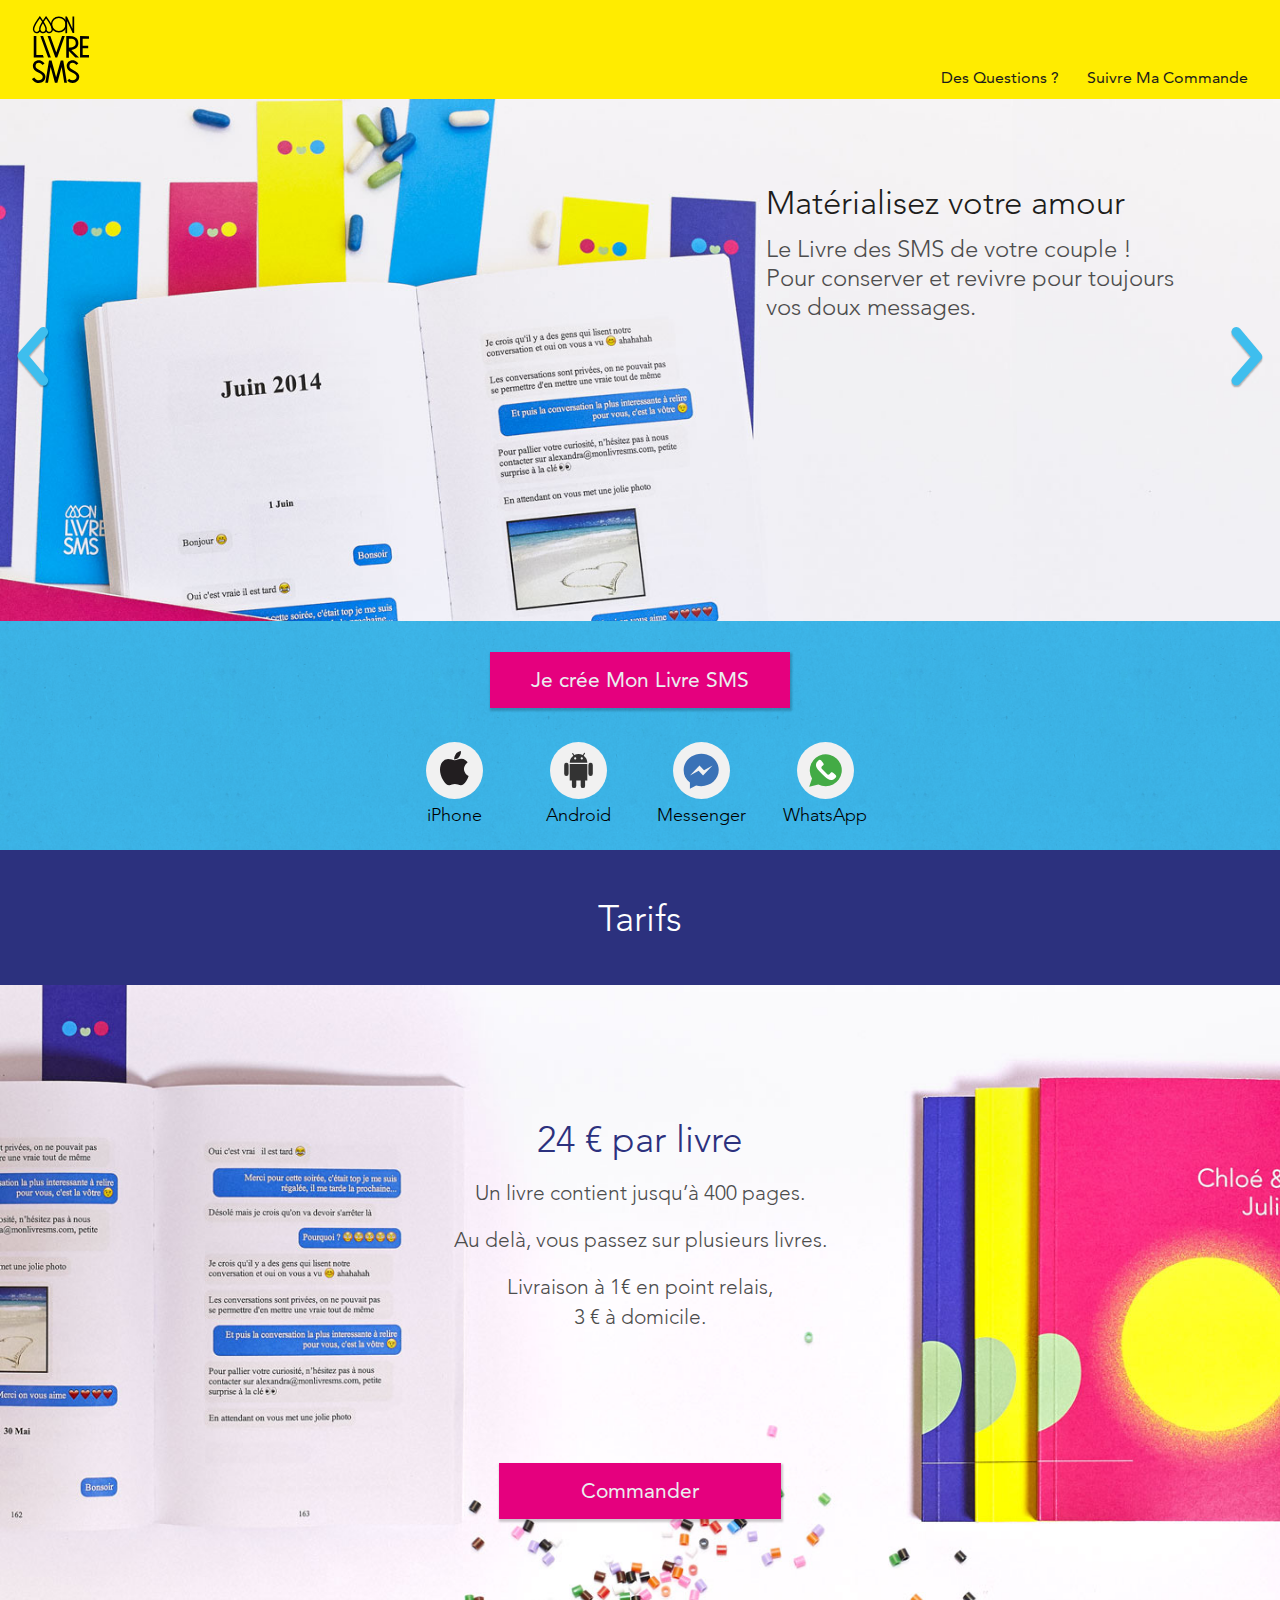
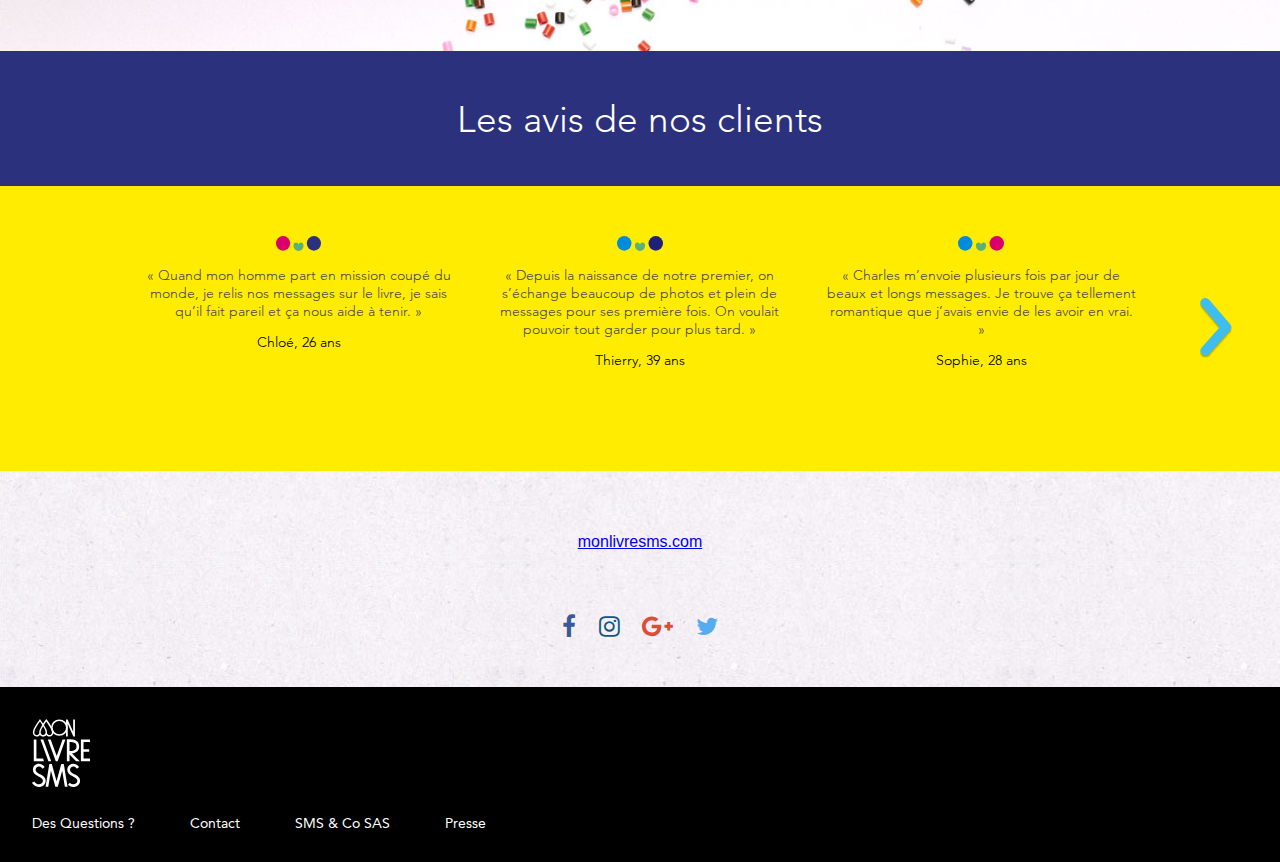
<file: index.html>
<!doctype html><html lang="fr" xmlns:ng="http://angularjs.org" ng-controller="MainCtrl"><head><style>.loader{display:none;position:absolute;border-bottom:6px solid rgba(0,0,0,.1);border-left:6px solid rgba(0,0,0,.1);border-right:6px solid rgba(0,0,0,.1);border-top:6px solid rgba(0,0,0,.4);border-radius:100%;height:35px;width:35px;-webkit-animation:rotation .6s infinite linear;animation:rotation .6s infinite linear;margin:0;left:calc(50% - 35px);top:calc(50% - 35px)}@-webkit-keyframes rotation{from{-webkit-transform:rotate(0);transform:rotate(0)}to{-webkit-transform:rotate(359deg);transform:rotate(359deg)}}@keyframes rotation{from{-webkit-transform:rotate(0);transform:rotate(0)}to{-webkit-transform:rotate(359deg);transform:rotate(359deg)}}[ng-cloak].loader{display:block!important}</style><meta charset="utf-8"><meta http-equiv="Content-type" content="text/html;charset=UTF-8"><meta http-equiv="X-UA-Compatible" content="IE=edge,chrome=1"><meta http-equiv="content-language" content="fr-FR"><meta name="viewport" content="width=device-width,initial-scale=1"><meta name="application-name" content="Mon livre SMS"><meta name="apple-mobile-web-app-capable" content="yes"><meta name="apple-mobile-web-app-title" content="Mon livre SMS"><meta name="apple-mobile-web-app-status-bar-style" content="#FFFFFF"><meta name="theme-color" content="#FFFFFF"><meta name="robots" content="index,follow"><meta http-equiv="cache-control" content="max-age=0"><meta http-equiv="cache-control" content="no-cache"><meta http-equiv="expires" content="0"><meta http-equiv="expires" content="Tue, 01 Jan 1980 1:00:00 GMT"><meta http-equiv="pragma" content="no-cache"><title>Mon Livre SMS - Site Officiel</title><link href="//cdn.mxpnl.com" rel="dns-prefetch"><link href="//google-analytics.com" rel="dns-prefetch"><link href="//ajax.googleapis.com" rel="dns-prefetch"><link rel="canonical" href="https://monlivresms.com"><meta name="fragment" content="!"><base href="/"><meta name="description" content="Imprimer un livre de vos sms et textos. Vos sms deviennent un livre, un cadeau pour un souvenir inoubliable. Editer sur un beau support papier un livre retraçant votre histoire d'amour ou autres en sms, pour qu'elle soit gravée à jamais"><meta name="keywords" content="conversation sms,conversation textos,imprimer sms,livre personnalisé,livre sms,Imprimer des sms,livre de sms,imprimer des textos,imprimer ses sms,imprimer texto,application imprimer sms,imprimer sms samsung,imprimer sms iphone,editer sms"><meta property="fb:app_id" content="1630754527218470"><meta property="og:site_name" content="Mon Livre SMS"><meta property="og:title" content="Mon Livre SMS"><meta property="og:description" content="Imprimer un livre de vos sms et textos"><meta property="og:url" content="https://www.facebook.com/monlivresms"><meta property="og:image" content="https://monlivresms.com/icons/og.png"><meta property="og:type" content="website"><meta name="twitter:site" content="@monlivresms"><meta name="twitter:title" content="Mon Livre SMS"><meta name="twitter:description" content="Imprimer un livre de vos sms et textos"><meta name="twitter:image" content="https://monlivresms.com/icons/og.png"><link rel="apple-touch-icon" sizes="57x57" href="icons/apple-touch-icon-57x57.png"><link rel="apple-touch-icon" sizes="60x60" href="icons/apple-touch-icon-60x60.png"><link rel="apple-touch-icon" sizes="72x72" href="icons/apple-touch-icon-72x72.png"><link rel="apple-touch-icon" sizes="76x76" href="icons/apple-touch-icon-76x76.png"><link rel="apple-touch-icon" sizes="114x114" href="icons/apple-touch-icon-114x114.png"><link rel="apple-touch-icon" sizes="120x120" href="icons/apple-touch-icon-120x120.png"><link rel="apple-touch-icon" sizes="144x144" href="icons/apple-touch-icon-144x144.png"><link rel="apple-touch-icon" sizes="152x152" href="icons/apple-touch-icon-152x152.png"><link rel="apple-touch-icon" sizes="180x180" href="icons/apple-touch-icon-180x180.png"><link rel="icon" type="image/png" href="icons/favicon-32x32.png" sizes="32x32"><link rel="icon" type="image/png" href="icons/android-chrome-192x192.png" sizes="192x192"><link rel="icon" type="image/png" href="icons/favicon-96x96.png" sizes="96x96"><link rel="icon" type="image/png" href="icons/favicon-16x16.png" sizes="16x16"><link rel="manifest" href="icons/manifest.json"><link rel="shortcut icon" href="icons/favicon.ico"><meta name="msapplication-TileColor" content="#FFFFFF"><meta name="msapplication-TileImage" content="icons/mstile-144x144.png"><meta name="msapplication-config" content="icons/browserconfig.xml"><link rel="stylesheet" href="styles/vendor.95ed2900.css"><link rel="stylesheet" href="styles/main.0f8a6c39.css"><noscript><style>.loader{opacity:0!important;}</style> Pour visualiser monlivresms merci d'activer Javascript dans votre navigateur !</noscript></head><body state="{{ state }}"><div class="loader" ng-cloak></div><main ui-view></main><script src="scripts/vendor.c5569203.js"></script><script src="scripts/scripts.8eb98837.js"></script><script type="text/javascript">window._chatlio = window._chatlio||[];
      !function(){ var t=document.getElementById("chatlio-widget-embed");if(t&&window.ChatlioReact&&_chatlio.init)return void _chatlio.init(t,ChatlioReact);for(var e=function(t){return function(){_chatlio.push([t].concat(arguments)) }},i=["configure","identify","track","show","hide","isShown","isOnline"],a=0;a<i.length;a++)_chatlio[i[a]]||(_chatlio[i[a]]=e(i[a]));var n=document.createElement("script"),c=document.getElementsByTagName("script")[0];n.id="chatlio-widget-embed",n.src="https://w.chatlio.com/w.chatlio-widget.js",n.async=!0,n.setAttribute("data-embed-version","2.1");
         n.setAttribute('data-widget-id','918d9997-dad0-43e1-50ef-55c0be7d6b94');
         c.parentNode.insertBefore(n,c);
      }();</script><div id="om-a4pgij6893n3931v-holder"></div><script>var a4pgij6893n3931v,a4pgij6893n3931v_poll=function(){var r=0;return function(n,l){clearInterval(r),r=setInterval(n,l)}}();!function(e,t,n){if(e.getElementById(n)){a4pgij6893n3931v_poll(function(){if(window['om_loaded']){if(!a4pgij6893n3931v){a4pgij6893n3931v=new OptinMonsterApp();return a4pgij6893n3931v.init({"u":"14028.414181","staging":0,"dev":0,"beta":0});}}},25);return;}var d=false,o=e.createElement(t);o.id=n,o.src="//a.optnmnstr.com/app/js/api.min.js",o.onload=o.onreadystatechange=function(){if(!d){if(!this.readyState||this.readyState==="loaded"||this.readyState==="complete"){try{d=om_loaded=true;a4pgij6893n3931v=new OptinMonsterApp();a4pgij6893n3931v.init({"u":"14028.414181","staging":0,"dev":0,"beta":0});o.onload=o.onreadystatechange=null;}catch(t){}}}};(document.getElementsByTagName("head")[0]||document.documentElement).appendChild(o)}(document,"script","omapi-script");</script><div id="fb-root"></div><script>(function(d, s, id) {
      var js, fjs = d.getElementsByTagName(s)[0];
      if (d.getElementById(id)) return;
      js = d.createElement(s); js.id = id;
      js.src = "//connect.facebook.net/fr_FR/sdk.js#xfbml=1&version=v2.7";
      fjs.parentNode.insertBefore(js, fjs);
    }(document, 'script', 'facebook-jssdk'));</script><script type="text/javascript">var _dcq = _dcq || [];
    var _dcs = _dcs || {};
    _dcs.account = '6011845';

    (function() {
      var dc = document.createElement('script');
      dc.type = 'text/javascript'; dc.async = true;
      dc.src = '//tag.getdrip.com/6011845.js';
      var s = document.getElementsByTagName('script')[0];
      s.parentNode.insertBefore(dc, s);
    })();</script><script src="//my.hellobar.com/cfa40c59d2298c91ff5a595aa14e36e470f75c07.js" type="text/javascript" charset="utf-8" async></script></body></html>
</file>
<file: styles/main.0f8a6c39.css>
@import url(https://fast.fonts.net/lt/1.css?apiType=css&c=c934d600-776c-464a-9e8a-f8fe255ae5be&fontids=1475498,1475522);body,p{margin:0}@font-face{font-family:"Avenir LT W02_35 Light1475498";src:url(../fonts/1475498/9251e78a-dec6-4eae-b2ef-978078607d9e.eot?#iefix);src:url(../fonts/1475498/9251e78a-dec6-4eae-b2ef-978078607d9e.eot?#iefix) format("eot"),url(../fonts/1475498/1c557856-58ec-4541-9452-7acb5ffe2c32.woff2) format("woff2"),url(../fonts/1475498/23054762-d9a8-4fcf-8306-55423802e8e4.woff) format("woff"),url(../fonts/1475498/c9033012-9826-4249-9537-be9d2f0c2652.ttf) format("truetype")}@font-face{font-family:"Avenir LT W02_55 Roman1475522";src:url(../fonts/1475522/ebf375c1-452c-47da-aaf4-cf05c127a4cd.eot?#iefix);src:url(../fonts/1475522/ebf375c1-452c-47da-aaf4-cf05c127a4cd.eot?#iefix) format("eot"),url(../fonts/1475522/46d9ac88-dbbb-4a0e-afa2-aa57045a2d12.woff2) format("woff2"),url(../fonts/1475522/b28810ec-90f0-4c3f-ac0e-f47ad568fe27.woff) format("woff"),url(../fonts/1475522/2c8bff81-d390-4ce5-8611-d4932e64d05d.ttf) format("truetype")}html{box-sizing:border-box}*,:after,:before{box-sizing:inherit}body{padding:0;display:flex;flex-direction:column}figure,img,svg{-webkit-user-select:none;-moz-user-select:none;-ms-user-select:none;user-select:none;pointer-events:none}p{-webkit-font-smoothing:antialiased}.typer__cursor{animation:blink 1s infinite}@keyframes blink{0%{opacity:1}100%{opacity:0}}.levitate{visibility:visible!important;animation:fadeIn 1.5s 1 ease-in,levitate 3s infinite}@keyframes levitate{0%,100%{transform:translateY(-5px)}50%{transform:translateY(0)}}body[state=home] .home1 .slider-container .slider .arrow img.slightMove,body[state=home] .home3 .avis-slider a img.slightMove{transform:scale(1.1)}.noselect{-webkit-user-select:none;-moz-user-select:none;-ms-user-select:none;user-select:none}.hidden{visibility:hidden}.borderRed{border:1.5px solid red!important}.slide.ng-hide-add,.slide.ng-hide-remove{transition:all linear .5s;display:block!important}.slide.ng-hide-add.ng-hide-add-active,.slide.ng-hide-remove{opacity:0}.slide.ng-hide-add,.slide.ng-hide-remove.ng-hide-remove-active{opacity:1}header{z-index:999;position:fixed;width:100%;height:11vh;min-height:5.7142857143rem;background:#ffec00;display:flex;justify-content:space-between;align-items:baseline;padding:1em}@media screen and (min-width:600px){header{padding:1em 2em}}@media screen and (max-width:600px){header{align-items:stretch}}header .logo{flex:1;cursor:pointer;margin:0;height:100%}header .logo img{height:100%}header a{margin-left:1.5em;cursor:pointer;text-transform:capitalize;font-family:"Avenir LT W02_55 Roman1475522",sans-serif;text-decoration:none;color:#1d1d1b;transition:color .2s linear}header a:hover{color:#e5007e}@media screen and (max-width:600px){header div{display:flex;flex-direction:column;align-items:flex-end;justify-content:space-around;margin:0;padding:0}header a{font-size:.8571428571rem}}body[state=home] main{display:flex;flex-direction:column}body[state=home] .home1{min-height:calc(100vh - 50px);display:flex;flex-direction:column}body[state=home] .home1 .slider-container{display:flex;flex:1;position:relative}body[state=home] .home1 .slider-container .slider{width:100%;display:flex;justify-content:space-between;align-items:center;overflow:hidden;position:relative}@media screen and (max-width:574px){body[state=home] .home1{min-height:100vh}body[state=home] .home1 .slider-container{background-image:url(../images/bg1_mobile.jpg);background-repeat:no-repeat;background-size:cover;background-position:right -11vh;min-height:28.5714285714rem}body[state=home] .home1 .slider-container .slider{flex-direction:column;margin:0}}body[state=home] .home1 .slider-container .slider .slide{flex:none;z-index:-1;position:absolute;top:0;left:0;width:100%;height:100%;overflow:hidden}@media screen and (max-width:1295px){body[state=home] .home1 .slider-container .slider .slide{display:flex;align-items:flex-start;justify-content:center;top:11vh}}@media screen and (max-width:805px){body[state=home] .home1 .slider-container .slider .slide{overflow-x:hidden;width:150%}}body[state=home] .home1 .slider-container .slider .slide img{width:100%}body[state=home] .home1 .slider-container .slider p{order:3;margin-top:11.4285714286rem;align-self:flex-start;color:#1d1d1b;width:35%;font-family:"Avenir LT W02_35 Light1475498",sans-serif;font-size:2.0714285714rem;-webkit-font-smoothing:antialiased}@media screen and (max-width:1100px){body[state=home] .home1 .slider-container .slider p{margin:5.7142857143rem 0 .3em;padding:1em .5em .5em;align-self:center;width:44%;background:rgba(255,255,255,.5)}}@media screen and (max-width:805px){body[state=home] .home1 .slider-container .slider p{font-size:1.7142857143rem;background:rgba(255,255,255,.9);order:3;padding:2em 1em 1em .5em;width:calc(64% + 1em);align-self:center}}@media screen and (max-width:574px){body[state=home] .home1 .slider-container .slider .slide img{display:none}body[state=home] .home1 .slider-container .slider p{width:calc(100% + .5em);text-align:center;background-image:url(../images/pattern.jpg);background-repeat:repeat;background-size:contain;background-color:#3ebeee;background-blend-mode:multiply;padding:1em 0 0 .5em;font-size:1.2857142857rem;margin:0 0 0 -.5em}}body[state=home] .home1 .slider-container .slider p span{padding:.5em 0 0;display:block;font-size:1.5rem;color:#4d4d4d}@media screen and (max-width:805px){body[state=home] .home1 .slider-container .slider p span{font-size:1.2857142857rem}}body[state=home] .home1 .slider-container .slider .arrow{width:2.1428571429rem;margin:11vh 1em 0}@media screen and (max-width:805px){body[state=home] .home1 .slider-container .slider .arrow{width:1.0714285714rem}}body[state=home] .home1 .slider-container .slider .arrow img{width:2.1428571429rem;transition:all .2s ease-in-out}body[state=home] .home1 .slider-container .slider .arrow.left{flex:1;order:1}body[state=home] .home1 .slider-container .slider .arrow.right{order:3}@media screen and (max-width:805px){body[state=home] .home1 .slider-container .slider .arrow.right{order:3}}body[state=home] .home1 .bottom{background-image:url(../images/pattern.jpg);background-repeat:repeat;background-size:contain;background-color:#3ebeee;background-blend-mode:multiply;text-align:center;width:100%;overflow:hidden}@media screen and (max-width:1100px){body[state=home] .home1 .bottom{flex:1;display:flex;flex-direction:column;align-items:center;justify-content:center}}@media screen and (max-width:574px){body[state=home] .home1 .slider-container .slider p span{font-size:1rem;padding:.5em 1em 0}body[state=home] .home1 .slider-container .slider .arrow{visibility:hidden}body[state=home] .home1 .slider-container .slider .arrow.right{order:2}body[state=home] .home1 .bottom{flex:none}}body[state=home] .home1 .bottom .create-btn{display:inline-block;text-decoration:none;cursor:pointer;background-color:#e5007e;font-family:"Avenir LT W02_55 Roman1475522",sans-serif;color:#ebeef0;padding:.75em 2em;font-size:1.2857142857rem;border:0;outline:0;box-shadow:1px 2px 2px 1px rgba(0,0,0,.2);margin:1.5em 1.5em .5em;-webkit-font-smoothing:antialiased}@media screen and (min-width:360px){body[state=home] .home1 .bottom .create-btn br{display:none}}@media screen and (max-width:574px){body[state=home] .home1 .bottom .create-btn{font-size:1.1428571429rem;margin:1em 1em .5em}}body[state=home] .home1 .bottom ul{display:flex;flex-wrap:wrap;list-style:none;justify-content:center;margin:1em auto;padding:0}body[state=home] .home1 .bottom ul a{text-decoration:none}body[state=home] .home1 .bottom ul li{cursor:pointer;margin:.5em 1em;width:5.7142857143rem}@media screen and (max-width:574px){body[state=home] .home1 .bottom ul li{width:7.1428571429rem}}body[state=home] .home1 .bottom ul li a{text-decoration:none}body[state=home] .home1 .bottom ul li figure{margin:0}body[state=home] .home1 .bottom ul li figure img{width:3.5714285714rem}body[state=home] .home1 .bottom ul li figure figcaption{-webkit-font-smoothing:antialiased;font-family:"Avenir LT W02_35 Light1475498",sans-serif;color:#000;font-size:1.1428571429rem;transition:color .2s linear}@media screen and (max-width:574px){body[state=home] .home1 .bottom ul li figure img{width:2.8571428571rem}body[state=home] .home1 .bottom ul li figure figcaption{font-size:1rem}}body[state=home] .home1 .bottom ul li figure figcaption.white{color:#ebeef0}body[state=home] .home2{min-height:89vh;display:flex;flex-direction:column;justify-content:center}@media screen and (max-width:805px){body[state=home] .home2{min-height:0}}body[state=home] .home2 .subheader{min-height:15vh;background-color:#2c317e;display:flex}body[state=home] .home2 .subheader p{-webkit-font-smoothing:antialiased;margin:auto;color:#fff;font-family:"Avenir LT W02_35 Light1475498",sans-serif;font-size:2.2857142857rem}body[state=home] .home2 .bottom{flex:1;display:flex;flex-direction:column;justify-content:center;align-items:center;text-align:center;background-image:url(../images/bg2.jpg);background-repeat:no-repeat;background-size:cover}@media screen and (max-width:805px){body[state=home] .home2 .subheader{min-height:11vh;padding:.5em}body[state=home] .home2 .bottom{background-size:cover;background-position:center center;padding:3.5714285714rem 0}}body[state=home] .home2 .bottom p{font-family:"Avenir LT W02_35 Light1475498",sans-serif;font-size:2.2857142857rem;color:#2c317e;margin:0 0 7.1428571429rem}@media screen and (max-width:1265px){body[state=home] .home2 .bottom p{background:rgba(255,255,255,.8)}}body[state="platform.messenger"] main section.platform .content section.five,body[state="platform.messenger"] main section.platform .content section.one,body[state="platform.messenger"] main section.platform .content section.three,body[state="platform.android"] main section.platform .content section.one,body[state="platform.android"] main section.platform .content section.three,body[state=home] .home3,body[state=choose] main .choose,body[state="platform.ios"] main section.platform .content section.five,body[state="platform.ios"] main section.platform .content section.one,body[state="platform.ios"] main section.platform .content section.three,body[state="platform.whatsapp"] main section.platform .content section.five,body[state="platform.whatsapp"] main section.platform .content section.one,body[state="platform.whatsapp"] main section.platform .content section.three{background-image:url(../images/pattern.jpg);background-repeat:repeat}@media screen and (max-width:805px){body[state=home] .home2 .bottom p{margin:0 0 2.8571428571rem}}body[state=home] .home2 .bottom p span{margin:1.0714285714rem;display:block;font-size:1.2857142857rem;color:#4d4d4d;line-height:1.8571428571rem}body[state=home] .home2 .bottom .cta{text-decoration:none;cursor:pointer;background-color:#e5007e;font-family:"Avenir LT W02_55 Roman1475522",sans-serif;color:#ebeef0;padding:.75em 4em;font-size:1.2857142857rem;border:0;outline:0;box-shadow:1px 2px 2px 1px rgba(0,0,0,.2);margin:0 1.5em;-webkit-font-smoothing:antialiased}body[state=home] .home2 .bottom .cta:hover{-webkit-filter:brightness(108%);filter:brightness(108%)}body[state=home] .home3{display:flex;flex-direction:column;justify-content:center}body[state=home] .home3 .subheader{min-height:15vh;background-color:#2c317e;display:flex;text-align:center}@media screen and (max-width:805px){body[state=home] .home3 .subheader{min-height:11vh;padding:.5em}}body[state=home] .home3 .subheader p{-webkit-font-smoothing:antialiased;margin:auto;color:#fff;font-family:"Avenir LT W02_35 Light1475498",sans-serif;font-size:2.2857142857rem}body[state=home] .home3 .avis-slider{background-color:#ffec00;display:flex;justify-content:center;align-items:center;padding:2em 0}body[state=home] .home3 .avis-slider a{width:10%;display:flex}@media screen and (max-width:805px){body[state=home] .home3 .avis-slider a{display:none}body[state=home] .home3 .avis-slider ul{flex-direction:column}}body[state=home] .home3 .avis-slider a img{margin:auto;width:2.1428571429rem;transition:all .2s ease-in-out;opacity:0}body[state=home] .home3 .avis-slider a img.show{opacity:1}body[state=home] .home3 .avis-slider ul{width:80%;margin:0;padding:0;display:flex;text-align:center;list-style:none;overflow:hidden}body[state=home] .home3 .avis-slider ul li{transition:all .5s ease-in;padding:1em;min-width:calc(100% / 3)}@media screen and (max-width:805px){body[state=home] .home3 .avis-slider ul li:nth-child(n+4){display:none}}body[state=home] .home3 .avis-slider ul li figure{margin:0 auto;width:2.8571428571rem}body[state=home] .home3 .avis-slider ul li figure img{vertical-align:middle}body[state=home] .home3 .avis-slider ul li .text{-webkit-font-smoothing:antialiased;margin-top:1em;font-family:"Avenir LT W02_35 Light1475498",sans-serif;font-size:.8571428571rem;color:#4d4d4d}body[state=home] .home3 .avis-slider ul li .author{-webkit-font-smoothing:antialiased;font-family:"Avenir LT W02_35 Light1475498",sans-serif;font-size:.8571428571rem;color:#000;margin-top:1em}body[state=home] .home3 .fb-page-container{width:100%;text-align:center;margin:2.8571428571rem auto 1.4285714286rem}@media screen and (max-width:480px){body[state=home] .home3 .fb-page-container{width:300px}}body[state=home] .home3 .social{display:flex;justify-content:center;align-items:center;margin:1.4285714286rem 1.4285714286rem 2.8571428571rem}body[state=home] .home3 .social a{margin:0 .7142857143rem;text-decoration:none;font-size:1.5rem}body[state=home] .home3 .social a i.fa-facebook{color:#3b5998}body[state=home] .home3 .social a i.fa-twitter{color:#55acee}body[state=home] .home3 .social a i.fa-google-plus{color:#dd4b39}body[state=home] .home3 .social a i.fa-instagram{color:#125688}body[state=home] .home3 .social a i:hover{-webkit-filter:saturate(180%);filter:saturate(180%)}body[state=choose] main{min-height:calc(100vh - 50px);display:flex;flex-direction:column}body[state=choose] main .choose{flex:1}body[state=choose] main .choose .subheader{min-height:0;margin-top:11vh;height:9vh;background-color:#e5007e;display:flex;align-items:center}body[state=choose] main .choose .subheader .title{padding-left:15vw;font-family:"Avenir LT W02_55 Roman1475522",sans-serif;color:#ebeef0;font-size:1.5rem}@media screen and (max-width:600px){body[state=choose] main .choose .subheader{justify-content:center;margin-top:5.7142857143rem}body[state=choose] main .choose .subheader .title{padding-left:0;text-align:center}}body[state=choose] main .choose .content .txt{padding:1.4285714286rem 1.4285714286rem 1.4285714286rem 15vw;font-family:"Avenir LT W02_35 Light1475498",sans-serif;color:#000;font-size:1.1428571429rem}@media screen and (max-width:600px){body[state=choose] main .choose .content .txt{text-align:center;padding:1.4285714286rem 2.8571428571rem}}body[state=choose] main .choose .content ul{margin:0 0 0 15vw;display:flex;flex-wrap:wrap;list-style:none;width:100%;max-width:25.7142857143rem;justify-content:flex-start;padding:0 0 2.1428571429rem}@media screen and (max-width:600px){body[state=choose] main .choose .content ul{margin:0 auto;max-width:18.5714285714rem}}body[state=choose] main .choose .content ul li{text-align:center;cursor:pointer;margin:0;padding:.7142857143rem;width:12.8571428571rem}@media screen and (max-width:600px){body[state=choose] main .choose .content ul li{width:9.2857142857rem}}body[state=choose] main .choose .content ul li figure{margin:0;padding:0}body[state=choose] main .choose .content ul li figure img{width:5.7142857143rem}@media screen and (max-width:600px){body[state=choose] main .choose .content ul li figure img{width:3.5714285714rem}}body[state=choose] main .choose .content ul li figure figcaption{-webkit-font-smoothing:antialiased;font-family:"Avenir LT W02_35 Light1475498",sans-serif;color:#000;font-size:1.1428571429rem;transition:color .2s linear;padding:.2em .5em;display:inline-block}body[state=choose] main .choose .content ul li figure figcaption.white{background-color:rgba(0,0,0,.05);color:#4d4d4d}body[state="platform.messenger"] main,body[state="platform.ios"] main,body[state="platform.whatsapp"] main{min-height:calc(100vh - 50px);display:flex;flex-direction:column}body[state="platform.messenger"] main section.platform .number,body[state="platform.ios"] main section.platform .number,body[state="platform.whatsapp"] main section.platform .number{margin:2.8571428571rem 0 0;text-align:center;padding:.5em;background-color:#e5007e;font-style:normal;border-radius:50%;color:#fff;font-size:1em;width:2em;height:2em}body[state="platform.messenger"] main section.platform .txt,body[state="platform.ios"] main section.platform .txt,body[state="platform.whatsapp"] main section.platform .txt{margin:1.4285714286rem 1.4285714286rem 2.1428571429rem 0;font-family:"Avenir LT W02_35 Light1475498",sans-serif;font-size:1rem;line-height:1.4285714286rem;color:#4d4d4d;max-width:57.1428571429rem}body[state="platform.messenger"] main section.platform .subheader,body[state="platform.ios"] main section.platform .subheader,body[state="platform.whatsapp"] main section.platform .subheader{min-height:0;margin-top:11vh;height:9vh;background-color:#e5007e;display:flex;align-items:center}body[state="platform.messenger"] main section.platform .subheader .title,body[state="platform.ios"] main section.platform .subheader .title,body[state="platform.whatsapp"] main section.platform .subheader .title{padding-left:15vw;font-family:"Avenir LT W02_55 Roman1475522",sans-serif;color:#ebeef0;font-size:1.5rem}@media screen and (max-width:600px){body[state="platform.messenger"] main section.platform .subheader,body[state="platform.ios"] main section.platform .subheader,body[state="platform.whatsapp"] main section.platform .subheader{justify-content:center;margin-top:5.7142857143rem}body[state="platform.messenger"] main section.platform .subheader .title,body[state="platform.ios"] main section.platform .subheader .title,body[state="platform.whatsapp"] main section.platform .subheader .title{padding:1em;text-align:center}}body[state="platform.messenger"] main section.platform .content,body[state="platform.ios"] main section.platform .content,body[state="platform.whatsapp"] main section.platform .content{display:flex;flex-direction:column}body[state="platform.messenger"] main section.platform .content section,body[state="platform.ios"] main section.platform .content section,body[state="platform.whatsapp"] main section.platform .content section{padding:1.4285714286rem 0 2.8571428571rem 15vw}body[state="platform.messenger"] main section.platform .content section.one .platform-logo,body[state="platform.ios"] main section.platform .content section.one .platform-logo,body[state="platform.whatsapp"] main section.platform .content section.one .platform-logo{margin:1.4285714286rem 0}body[state="platform.messenger"] main section.platform .content section.one .platform-logo img,body[state="platform.ios"] main section.platform .content section.one .platform-logo img,body[state="platform.whatsapp"] main section.platform .content section.one .platform-logo img{width:2.8571428571rem}body[state="platform.messenger"] main section.platform .content section.one .prerequisite,body[state="platform.ios"] main section.platform .content section.one .prerequisite,body[state="platform.whatsapp"] main section.platform .content section.one .prerequisite{font-family:"Avenir LT W02_35 Light1475498",sans-serif;font-size:1.1428571429rem;color:#000;max-width:57.1428571429rem;margin:0 2.1428571429rem 0 0}body[state="platform.messenger"] main section.platform .content section.one .slide1-img1,body[state="platform.ios"] main section.platform .content section.one .slide1-img1,body[state="platform.whatsapp"] main section.platform .content section.one .slide1-img1{margin:1.4285714286rem 0}body[state="platform.messenger"] main section.platform .content section.one .slide1-img1 img,body[state="platform.ios"] main section.platform .content section.one .slide1-img1 img,body[state="platform.whatsapp"] main section.platform .content section.one .slide1-img1 img{width:3.5714285714rem}body[state="platform.messenger"] main section.platform .content section.one .slide1-img2,body[state="platform.ios"] main section.platform .content section.one .slide1-img2,body[state="platform.whatsapp"] main section.platform .content section.one .slide1-img2{margin:0;width:50%;min-width:21.4285714286rem}@media screen and (max-width:600px){body[state="platform.messenger"] main section.platform .content section,body[state="platform.ios"] main section.platform .content section,body[state="platform.whatsapp"] main section.platform .content section{padding:1em}body[state="platform.messenger"] main section.platform .content section.one .slide1-img2,body[state="platform.ios"] main section.platform .content section.one .slide1-img2,body[state="platform.whatsapp"] main section.platform .content section.one .slide1-img2{width:90%;max-width:20rem;min-width:0}}body[state="platform.messenger"] main section.platform .content section.one .slide1-img2 img,body[state="platform.ios"] main section.platform .content section.one .slide1-img2 img,body[state="platform.whatsapp"] main section.platform .content section.one .slide1-img2 img{width:100%}body[state="platform.messenger"] main section.platform .content section.two .number,body[state="platform.ios"] main section.platform .content section.two .number,body[state="platform.whatsapp"] main section.platform .content section.two .number{margin:.7142857143rem 0}body[state="platform.messenger"] main section.platform .content section.two .txt,body[state="platform.ios"] main section.platform .content section.two .txt,body[state="platform.whatsapp"] main section.platform .content section.two .txt{margin-bottom:1.4285714286rem}body[state="platform.messenger"] main section.platform .content section.two .slide2-img1,body[state="platform.ios"] main section.platform .content section.two .slide2-img1,body[state="platform.whatsapp"] main section.platform .content section.two .slide2-img1{margin:0 .7142857143rem 0 0;width:50%;max-width:5.7142857143rem;text-align:center;float:left;text-decoration:none}body[state="platform.messenger"] main section.platform .content section.two .slide2-img1 figcaption,body[state="platform.ios"] main section.platform .content section.two .slide2-img1 figcaption,body[state="platform.whatsapp"] main section.platform .content section.two .slide2-img1 figcaption{font-family:"Avenir LT W02_35 Light1475498",sans-serif;color:#000;font-size:1.1428571429rem;line-height:2.2857142857rem;text-decoration:none}body[state="platform.messenger"] main section.platform .content section.two .slide2-img2,body[state="platform.ios"] main section.platform .content section.two .slide2-img2,body[state="platform.whatsapp"] main section.platform .content section.two .slide2-img2{float:left;margin:0 0 0 .7142857143rem;width:50%;max-width:5.7142857143rem;text-align:center;text-decoration:none}body[state="platform.messenger"] main section.platform .content section.two .slide2-img2 figcaption,body[state="platform.ios"] main section.platform .content section.two .slide2-img2 figcaption,body[state="platform.whatsapp"] main section.platform .content section.two .slide2-img2 figcaption{font-family:"Avenir LT W02_35 Light1475498",sans-serif;color:#000;font-size:1.1428571429rem;line-height:2.2857142857rem;text-decoration:none}body[state="platform.messenger"] main section.platform .content section.three .number,body[state="platform.ios"] main section.platform .content section.three .number,body[state="platform.whatsapp"] main section.platform .content section.three .number{margin:.7142857143rem 0}body[state="platform.messenger"] main section.platform .content section.three .txt,body[state="platform.ios"] main section.platform .content section.three .txt,body[state="platform.whatsapp"] main section.platform .content section.three .txt{margin-bottom:1.4285714286rem}body[state="platform.messenger"] main section.platform .content section.three .container1,body[state="platform.ios"] main section.platform .content section.three .container1,body[state="platform.whatsapp"] main section.platform .content section.three .container1{display:flex;max-width:50rem;height:23.2678571429rem}@media screen and (max-width:990px){body[state="platform.messenger"] main section.platform .content section.three .container1,body[state="platform.ios"] main section.platform .content section.three .container1,body[state="platform.whatsapp"] main section.platform .content section.three .container1{flex-direction:column;width:28.5714285714rem;height:51.7857142857rem}}@media screen and (max-width:600px){body[state="platform.messenger"] main section.platform .content section.three .container1,body[state="platform.ios"] main section.platform .content section.three .container1,body[state="platform.whatsapp"] main section.platform .content section.three .container1{flex-direction:column;width:17.8571428571rem;height:32.2321428571rem}}body[state="platform.messenger"] main section.platform .content section.three .container1 .slide3-img1 img,body[state="platform.messenger"] main section.platform .content section.three .container1 .slide3-img2 img,body[state="platform.ios"] main section.platform .content section.three .container1 .slide3-img1 img,body[state="platform.ios"] main section.platform .content section.three .container1 .slide3-img2 img,body[state="platform.whatsapp"] main section.platform .content section.three .container1 .slide3-img1 img,body[state="platform.whatsapp"] main section.platform .content section.three .container1 .slide3-img2 img{width:100%}body[state="platform.messenger"] main section.platform .content section.three .container1 .slide3-img1,body[state="platform.ios"] main section.platform .content section.three .container1 .slide3-img1,body[state="platform.whatsapp"] main section.platform .content section.three .container1 .slide3-img1{margin:0 .7142857143rem 0 0}@media screen and (max-width:990px){body[state="platform.messenger"] main section.platform .content section.three .container1 .slide3-img1,body[state="platform.ios"] main section.platform .content section.three .container1 .slide3-img1,body[state="platform.whatsapp"] main section.platform .content section.three .container1 .slide3-img1{margin:.7142857143rem 0 0}}@media screen and (max-width:600px){body[state="platform.messenger"] main section.platform .content section.three .container1 .slide3-img1,body[state="platform.ios"] main section.platform .content section.three .container1 .slide3-img1,body[state="platform.whatsapp"] main section.platform .content section.three .container1 .slide3-img1{margin:.7142857143rem 0 0}}body[state="platform.messenger"] main section.platform .content section.three .container1 .slide3-img2,body[state="platform.ios"] main section.platform .content section.three .container1 .slide3-img2,body[state="platform.whatsapp"] main section.platform .content section.three .container1 .slide3-img2{margin:0 0 0 .7142857143rem}@media screen and (max-width:990px){body[state="platform.messenger"] main section.platform .content section.three .container1 .slide3-img2,body[state="platform.ios"] main section.platform .content section.three .container1 .slide3-img2,body[state="platform.whatsapp"] main section.platform .content section.three .container1 .slide3-img2{margin:4.2857142857rem 0 0}}@media screen and (max-width:600px){body[state="platform.messenger"] main section.platform .content section.three .container1 .slide3-img2,body[state="platform.ios"] main section.platform .content section.three .container1 .slide3-img2,body[state="platform.whatsapp"] main section.platform .content section.three .container1 .slide3-img2{margin:.7142857143rem 0 0}}body[state="platform.messenger"] main section.platform .content section.four .number,body[state="platform.ios"] main section.platform .content section.four .number,body[state="platform.whatsapp"] main section.platform .content section.four .number{margin:.7142857143rem 0}body[state="platform.messenger"] main section.platform .content section.four .txt,body[state="platform.ios"] main section.platform .content section.four .txt,body[state="platform.whatsapp"] main section.platform .content section.four .txt{margin-bottom:1.4285714286rem}body[state="platform.messenger"] main section.platform .content section.four .container1,body[state="platform.ios"] main section.platform .content section.four .container1,body[state="platform.whatsapp"] main section.platform .content section.four .container1{display:flex;max-width:50rem;height:20.9821428571rem}@media screen and (max-width:990px){body[state="platform.messenger"] main section.platform .content section.four .container1,body[state="platform.ios"] main section.platform .content section.four .container1,body[state="platform.whatsapp"] main section.platform .content section.four .container1{flex-direction:column;width:28.5714285714rem;height:42.8571428571rem}}@media screen and (max-width:600px){body[state="platform.messenger"] main section.platform .content section.four .container1,body[state="platform.ios"] main section.platform .content section.four .container1,body[state="platform.whatsapp"] main section.platform .content section.four .container1{flex-direction:column;width:17.8571428571rem;height:43.6607142857rem}}body[state="platform.messenger"] main section.platform .content section.four .container1 .slide4-img1,body[state="platform.ios"] main section.platform .content section.four .container1 .slide4-img1,body[state="platform.whatsapp"] main section.platform .content section.four .container1 .slide4-img1{width:100%;cursor:pointer;flex:1;margin:0 .7142857143rem 0 0;text-align:center;text-decoration:none}@media screen and (max-width:990px){body[state="platform.messenger"] main section.platform .content section.four .container1 .slide4-img1,body[state="platform.ios"] main section.platform .content section.four .container1 .slide4-img1,body[state="platform.whatsapp"] main section.platform .content section.four .container1 .slide4-img1{margin:0}}body[state="platform.messenger"] main section.platform .content section.four .container1 .slide4-img2,body[state="platform.ios"] main section.platform .content section.four .container1 .slide4-img2,body[state="platform.whatsapp"] main section.platform .content section.four .container1 .slide4-img2{width:100%;cursor:pointer;flex:1;margin:0 0 0 .7142857143rem;text-align:center;text-decoration:none}@media screen and (max-width:990px){body[state="platform.messenger"] main section.platform .content section.four .container1 .slide4-img2,body[state="platform.ios"] main section.platform .content section.four .container1 .slide4-img2,body[state="platform.whatsapp"] main section.platform .content section.four .container1 .slide4-img2{margin:2.1428571429rem 0 0}}@media screen and (max-width:600px){body[state="platform.messenger"] main section.platform .content section.four .container1 .slide4-img2,body[state="platform.ios"] main section.platform .content section.four .container1 .slide4-img2,body[state="platform.whatsapp"] main section.platform .content section.four .container1 .slide4-img2{margin:2.1428571429rem 0 0}}body[state="platform.messenger"] main section.platform .content section.five .number,body[state="platform.ios"] main section.platform .content section.five .number,body[state="platform.whatsapp"] main section.platform .content section.five .number{margin:.7142857143rem 0}body[state="platform.messenger"] main section.platform .content section.five .txt,body[state="platform.ios"] main section.platform .content section.five .txt,body[state="platform.whatsapp"] main section.platform .content section.five .txt{margin-bottom:1.4285714286rem}body[state="platform.messenger"] main section.platform .content section.five .container1,body[state="platform.ios"] main section.platform .content section.five .container1,body[state="platform.whatsapp"] main section.platform .content section.five .container1{display:flex;max-width:50rem;height:20.9821428571rem}@media screen and (max-width:990px){body[state="platform.messenger"] main section.platform .content section.five .container1,body[state="platform.ios"] main section.platform .content section.five .container1,body[state="platform.whatsapp"] main section.platform .content section.five .container1{flex-direction:column;width:28.5714285714rem;height:42.8571428571rem}}@media screen and (max-width:600px){body[state="platform.messenger"] main section.platform .content section.five .container1,body[state="platform.ios"] main section.platform .content section.five .container1,body[state="platform.whatsapp"] main section.platform .content section.five .container1{flex-direction:column;width:17.8571428571rem;height:43.6607142857rem}}body[state="platform.messenger"] main section.platform .content section.five .container1 .slide5-img1,body[state="platform.ios"] main section.platform .content section.five .container1 .slide5-img1,body[state="platform.whatsapp"] main section.platform .content section.five .container1 .slide5-img1{width:100%;cursor:pointer;flex:1;margin:0 .7142857143rem 0 0;text-align:center;text-decoration:none}@media screen and (max-width:990px){body[state="platform.messenger"] main section.platform .content section.five .container1 .slide5-img1,body[state="platform.ios"] main section.platform .content section.five .container1 .slide5-img1,body[state="platform.whatsapp"] main section.platform .content section.five .container1 .slide5-img1{margin:0}}body[state="platform.messenger"] main section.platform .content section.five .container1 .slide5-img2,body[state="platform.ios"] main section.platform .content section.five .container1 .slide5-img2,body[state="platform.whatsapp"] main section.platform .content section.five .container1 .slide5-img2{width:100%;cursor:pointer;flex:1;margin:0 0 0 .7142857143rem;text-align:center;text-decoration:none}@media screen and (max-width:990px){body[state="platform.messenger"] main section.platform .content section.five .container1 .slide5-img2,body[state="platform.ios"] main section.platform .content section.five .container1 .slide5-img2,body[state="platform.whatsapp"] main section.platform .content section.five .container1 .slide5-img2{margin:2.1428571429rem 0 0}}@media screen and (max-width:600px){body[state="platform.messenger"] main section.platform .content section.five .container1 .slide5-img2,body[state="platform.ios"] main section.platform .content section.five .container1 .slide5-img2,body[state="platform.whatsapp"] main section.platform .content section.five .container1 .slide5-img2{margin:2.1428571429rem 0 0}}body[state="platform.android"] main{min-height:calc(100vh - 50px);display:flex;flex-direction:column}body[state="platform.android"] main section.platform .number{margin:2.8571428571rem 0 0;text-align:center;padding:.5em;background-color:#e5007e;font-style:normal;border-radius:50%;color:#fff;font-size:1em;width:2em;height:2em}body[state="platform.android"] main section.platform .txt{margin:1.4285714286rem 1.4285714286rem 2.1428571429rem 0;font-family:"Avenir LT W02_35 Light1475498",sans-serif;font-size:1rem;line-height:1.4285714286rem;color:#4d4d4d;max-width:57.1428571429rem}body[state="platform.android"] main section.platform .subheader{min-height:0;margin-top:11vh;height:9vh;background-color:#e5007e;display:flex;align-items:center}body[state="platform.android"] main section.platform .subheader .title{padding-left:15vw;font-family:"Avenir LT W02_55 Roman1475522",sans-serif;color:#ebeef0;font-size:1.5rem}@media screen and (max-width:600px){body[state="platform.android"] main section.platform .subheader{justify-content:center;margin-top:5.7142857143rem}body[state="platform.android"] main section.platform .subheader .title{padding:1em;text-align:center}}body[state="platform.android"] main section.platform .content{display:flex;flex-direction:column}body[state="platform.android"] main section.platform .content section{padding:1.4285714286rem 0 2.8571428571rem 15vw}body[state="platform.android"] main section.platform .content section.one .platform-logo{margin:1.4285714286rem 0}body[state="platform.android"] main section.platform .content section.one .platform-logo img{width:2.8571428571rem}body[state="platform.android"] main section.platform .content section.one .prerequisite{font-family:"Avenir LT W02_35 Light1475498",sans-serif;font-size:1.1428571429rem;color:#000;max-width:57.1428571429rem;margin:0 2.1428571429rem 0 0}body[state="platform.android"] main section.platform .content section.one .slide1-img1{margin:1.4285714286rem 0;width:8.5714285714rem;text-decoration:none}body[state="platform.android"] main section.platform .content section.one .slide1-img2{margin:0;width:50%;min-width:21.4285714286rem}@media screen and (max-width:600px){body[state="platform.android"] main section.platform .content section{padding:1em}body[state="platform.android"] main section.platform .content section.one .slide1-img2{width:90%;max-width:20rem;min-width:0}}body[state="platform.android"] main section.platform .content section.one .slide1-img2 img{width:100%}body[state="platform.android"] main section.platform .content section.two .number{margin:.7142857143rem 0}body[state="platform.android"] main section.platform .content section.two .txt{margin-bottom:1.4285714286rem}body[state="platform.android"] main section.platform .content section.two .container{display:flex;flex-wrap:wrap;width:100%}body[state="platform.android"] main section.platform .content section.two .container div{margin:.7142857143rem 1.4285714286rem}body[state="platform.android"] main section.platform .content section.two .container div img{width:14.2857142857rem}body[state="platform.android"] main section.platform .content section.three .number{margin:.7142857143rem 0}body[state="platform.android"] main section.platform .content section.three .txt{margin-bottom:1.4285714286rem}body[state="platform.android"] main section.platform .content section.three .container{display:flex;flex-wrap:wrap;width:100%}body[state="platform.android"] main section.platform .content section.three .container div{margin:.7142857143rem 1.4285714286rem}body[state="platform.android"] main section.platform .content section.three .container div img{width:14.2857142857rem}body[state="platform.android"] main section.platform .content section.four .number{margin:.7142857143rem 0}body[state="platform.android"] main section.platform .content section.four .txt{margin-bottom:1.4285714286rem}body[state="platform.android"] main section.platform .content section.four .container{display:flex;flex-wrap:wrap;width:100%}body[state="platform.android"] main section.platform .content section.four .container div{margin:.7142857143rem 1.4285714286rem}body[state="platform.android"] main section.platform .content section.four .container div img{width:14.2857142857rem}footer{display:flex;flex-direction:column;padding:2em 2em 0;background-color:#000}footer .top{display:flex;justify-content:space-between}footer .top .logo{cursor:pointer;margin:0;height:100%;-webkit-filter:invert(100%);filter:invert(100%)}footer .top .logo img{height:4.2857142857rem}footer .top .ellipsis{margin:.3571428571rem 0 0;height:100%;transition:transform .8s ease-in-out}footer .top .ellipsis:hover{transform:rotateY(360deg)}footer .top .ellipsis img{transition:all .2s linear;opacity:0;width:1.4285714286rem}footer .top .ellipsis img.show{opacity:1}footer .bottom{margin:1.4285714286rem 0 1em;display:flex}@media screen and (max-width:805px){footer .bottom{flex-direction:column}}footer .bottom a{cursor:pointer;color:#fff;text-decoration:none;font-family:"Avenir LT W02_55 Roman1475522",sans-serif;-webkit-font-smoothing:antialiased;font-size:.8571428571rem;margin:0 0 1em 4em;display:block}body[state=error] button,body[state=error] p{font-family:"Avenir LT W02_55 Roman1475522",sans-serif;font-size:1.5rem}footer .bottom .left{display:flex;justify-content:flex-start}@media screen and (max-width:805px){footer .bottom .left{justify-content:space-between}}footer .bottom .left a:nth-child(1){margin:0 4em .5em 0}footer .bottom .left a:nth-child(2){margin:0 0 .5em}footer .bottom .left a:nth-child(1):hover{color:#3ebeee}footer .bottom .left a:nth-child(2):hover{color:#ffec00}footer .bottom .right{display:flex;flex-wrap:wrap}footer .bottom .right a:nth-child(1){order:1}@media screen and (max-width:805px){footer .bottom .right{justify-content:space-between}footer .bottom .right a:nth-child(1){order:3;margin:1em 0 .5em;width:100%}}footer .bottom .right a:nth-child(1):hover{color:#e5007e}footer .bottom .right a:nth-child(2){order:2}@media screen and (max-width:805px){footer .bottom .right a:nth-child(2){order:1;margin:0 0 .5em}}footer .bottom .right a:nth-child(2):hover{color:#2c317e}footer .bottom .right a:nth-child(3){order:3}@media screen and (max-width:805px){footer .bottom .right a:nth-child(3){order:2}}footer .bottom .right a:nth-child(3):hover{color:#4d4d4d}body[state=error]{width:100%;min-height:100vh;display:flex;flex-direction:column;justify-content:flex-start;text-align:center}body[state=error] img{width:80%;max-width:21.4285714286rem;margin:3.5714285714rem 0 1.4285714286rem}body[state=error] p{margin:1.5rem 0}
</file>
